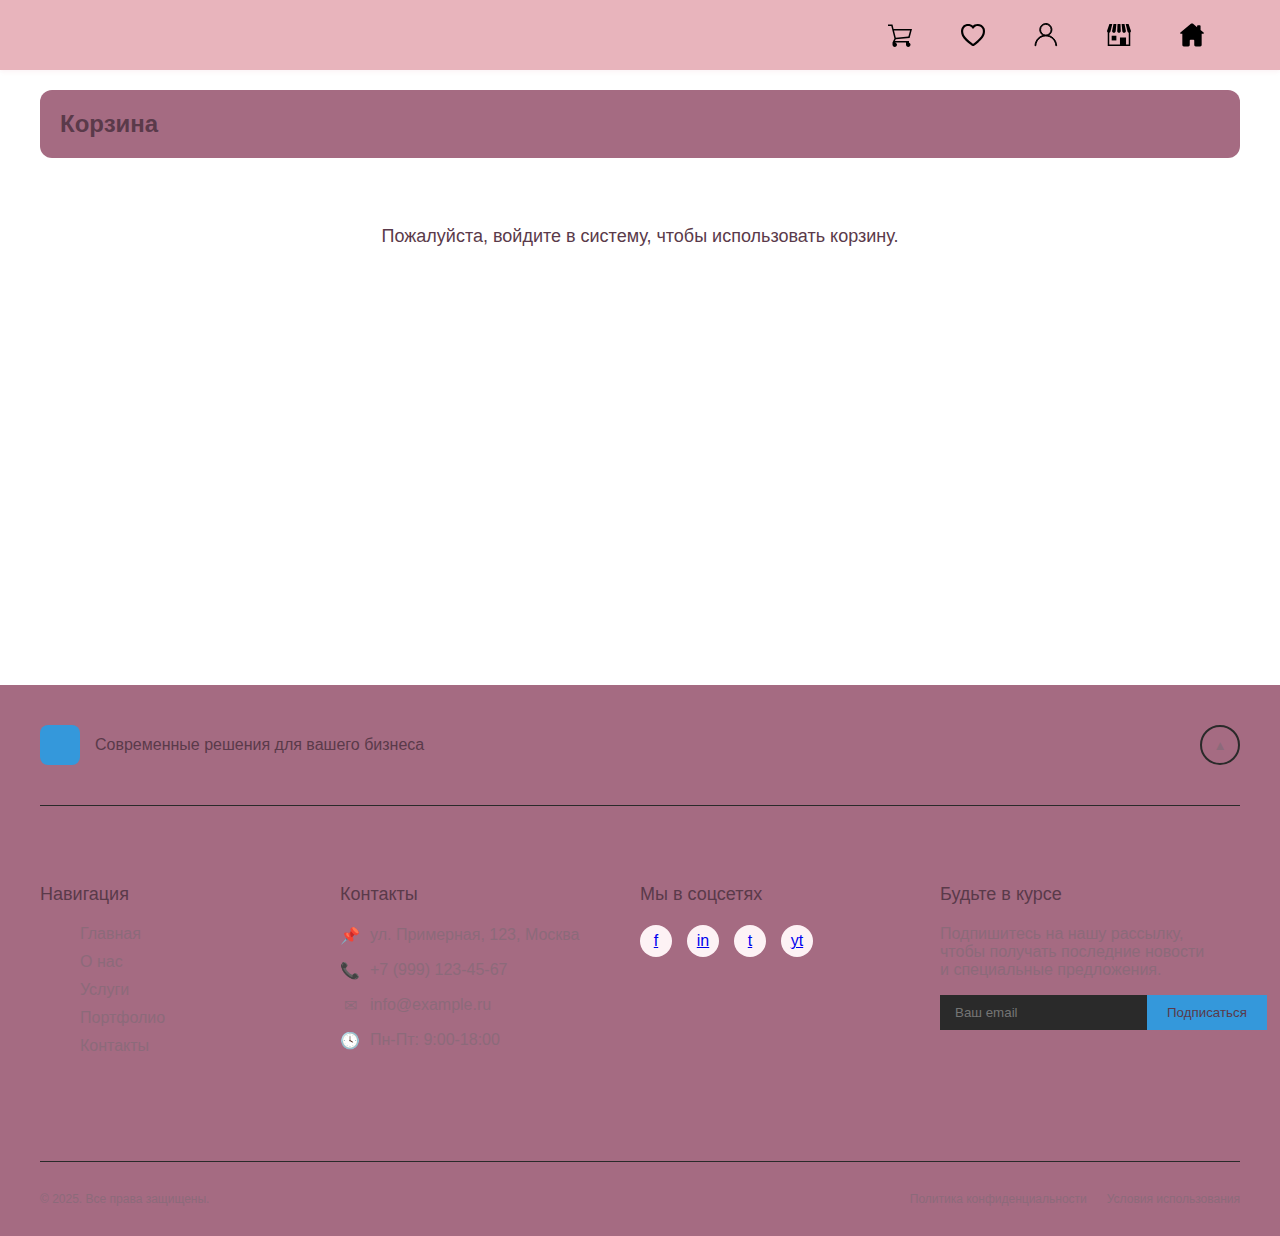
<file: basket.html>
<!DOCTYPE html>
<html lang="en">
  <head>
    <meta charset="UTF-8" />
    <meta name="viewport" content="width=device-width, initial-scale=1.0" />
    <title>Корзина</title>
    <link rel="stylesheet" href="style/style_basket.css" />
    <link rel="stylesheet" href="style/main_style/main.css" />
    <link rel="stylesheet" href="style/main_style/header.css" />
    <link rel="stylesheet" href="style/main_style/footer.css" />
  </head>

  <body>
    <header>
      <div class="auth-buttons" id="authButtons">
        <!-- Сюда будет вставлен контент через JavaScript -->
      </div>

      <nav>
        <a href="basket.html"><img src="img_sait/header/icon_basket.svg" /></a>
        <a href="favourite.html">
          <img src="img_sait/header/icon_favourite.svg" />
        </a>
        <a href="office.html"><img src="img_sait/header/icon_office.svg" /></a>
        <a href="review.html"><img src="img_sait/header/icon_review.svg" /></a>
        <a href="index.html"><img src="img_sait/header/icon_home.svg" /></a>
      </nav>
    </header>

    <main class="cart-container">
      <div class="cart-header frame">
        <h1>Корзина</h1>
      </div>

      <div class="main-cart">
        <div class="list-items">
          <div class="cart-items" id="cart-items-container"></div>
        </div>

        <div class="cart-summary frame">
          <div class="button-checkout">
            <button class="checkout">Перейти к оформлению</button>
            <p class="">
              Доступные способы и время доставки можно выбрать при оформлении
              заказа
            </p>
          </div>

          <div class="total">
            <div>
              <h3 class="basket">Ваша корзина</h3>
              <p class="product" id="col">0 товаров</p>
            </div>

            <div>
              <p class="product">Товары на сумму</p>
              <h3 class="basket" id="price_ALL">0 ₽</h3>
            </div>
          </div>
        </div>
      </div>
    </main>

    <footer>
      <div class="footer-container">
        <div class="footer-top">
          <div class="footer-logo">
            <div class="logo-placeholder"></div>
            <div class="footer-slogan">
              Современные решения для вашего бизнеса
            </div>
          </div>
          <div class="footer-top-right">
            <button class="btn-top" aria-label="Прокрутить вверх">
              &#9650;
            </button>
          </div>
        </div>

        <div class="footer-main">
          <div class="footer-column footer-nav">
            <h3>Навигация</h3>
            <ul>
              <li><a href="#">Главная</a></li>
              <li><a href="#">О нас</a></li>
              <li><a href="#">Услуги</a></li>
              <li><a href="#">Портфолио</a></li>
              <li><a href="#">Контакты</a></li>
            </ul>
          </div>

          <div class="footer-column">
            <h3>Контакты</h3>
            <div class="contact-item">
              <div class="contact-icon">&#128204;</div>
              <span>ул. Примерная, 123, Москва</span>
            </div>
            <div class="contact-item">
              <div class="contact-icon">&#128222;</div>
              <span>+7 (999) 123-45-67</span>
            </div>
            <div class="contact-item">
              <div class="contact-icon">&#9993;</div>
              <span>info@example.ru</span>
            </div>
            <div class="contact-item">
              <div class="contact-icon">&#128339;</div>
              <span>Пн-Пт: 9:00-18:00</span>
            </div>
          </div>

          <div class="footer-column">
            <h3>Мы в соцсетях</h3>
            <div class="social-icons">
              <a href="#" class="social-icon facebook" aria-label="Facebook"
                >f</a
              >
              <a href="#" class="social-icon instagram" aria-label="Instagram"
                >in</a
              >
              <a href="#" class="social-icon twitter" aria-label="Twitter">t</a>
              <a href="#" class="social-icon youtube" aria-label="YouTube"
                >yt</a
              >
            </div>
          </div>

          <div class="footer-column">
            <h3>Будьте в курсе</h3>
            <p>
              Подпишитесь на нашу рассылку, чтобы получать последние новости и
              специальные предложения.
            </p>
            <div class="subscription-form">
              <div class="form-input">
                <input
                  type="email"
                  placeholder="Ваш email"
                  aria-label="Ваш email"
                />
                <button type="submit">Подписаться</button>
              </div>
            </div>
          </div>
        </div>

        <div class="footer-bottom">
          <div class="copyright">© 2025. Все права защищены.</div>
          <div class="legal-links">
            <a href="#">Политика конфиденциальности</a>
            <a href="#">Условия использования</a>
          </div>
        </div>
      </div>
    </footer>

    <script src="js/main_js/main.js"></script>
    <script src="js/main_js/footer.js"></script>
    
    <script src="js/basket.js"></script>
  </body>
</html>
</file>
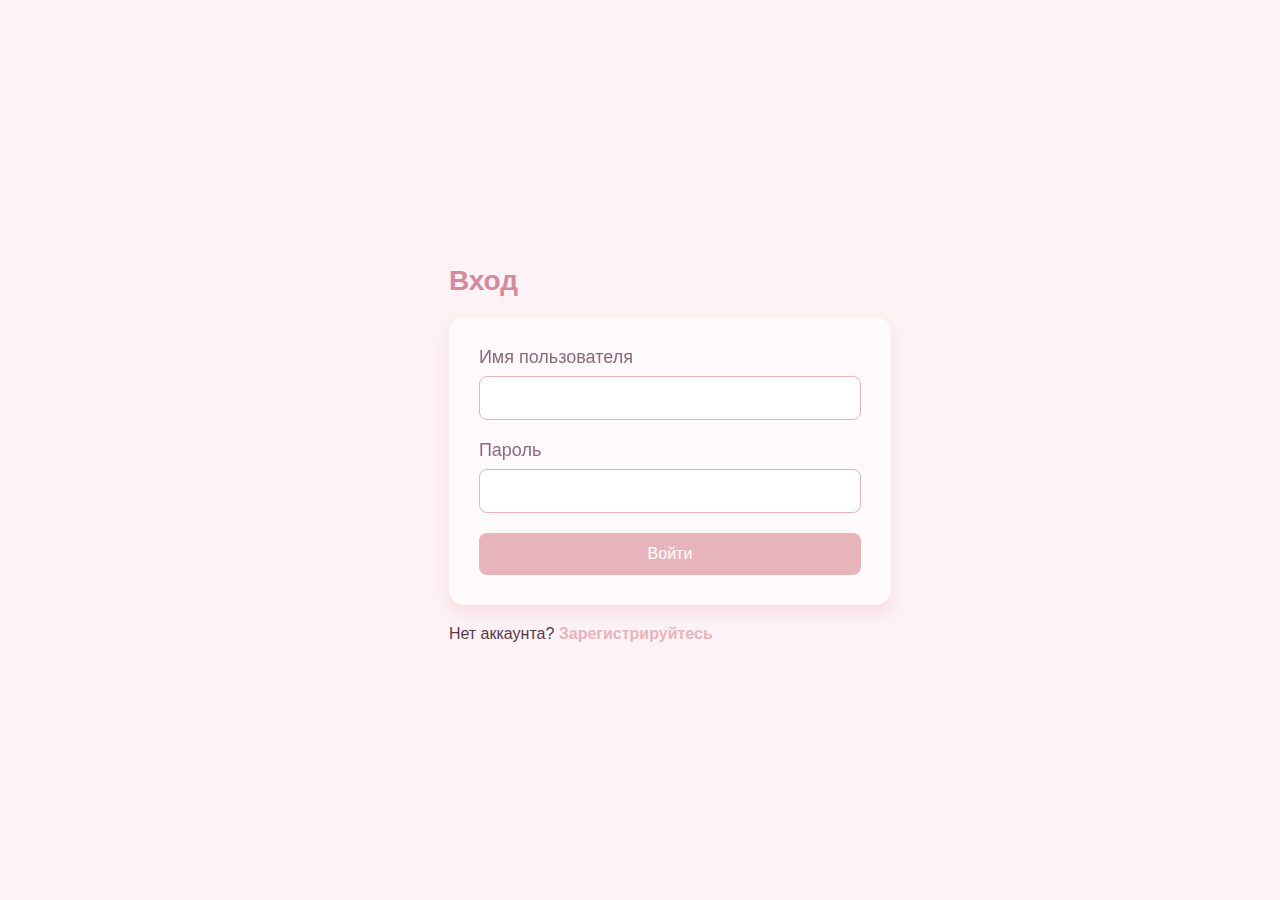
<file: login.html>
<!DOCTYPE html>
<html lang="ru">
  <head>
    <meta charset="UTF-8" />
    <title>Вход</title>
    <link rel="stylesheet" href="style/style_form.css" />
    <link rel="stylesheet" href="style/modal_window/style_alert_wodal.css" />
  </head>
  <body>
    <div class="form-container">
      <h2>Вход</h2>
      <form id="login-form">
        <label for="username">Имя пользователя</label>
        <input type="text" name="username" id="username" required />

        <label for="password">Пароль</label>
        <input type="password" name="password" id="password" required />

        <button type="submit">Войти</button>
      </form>
      <p>Нет аккаунта? <a href="register.html">Зарегистрируйтесь</a></p>
    </div>

    <script src="js/auth/login.js"></script>
    <script src="js/alert_auth.js"></script>
  </body>
</html>
</file>
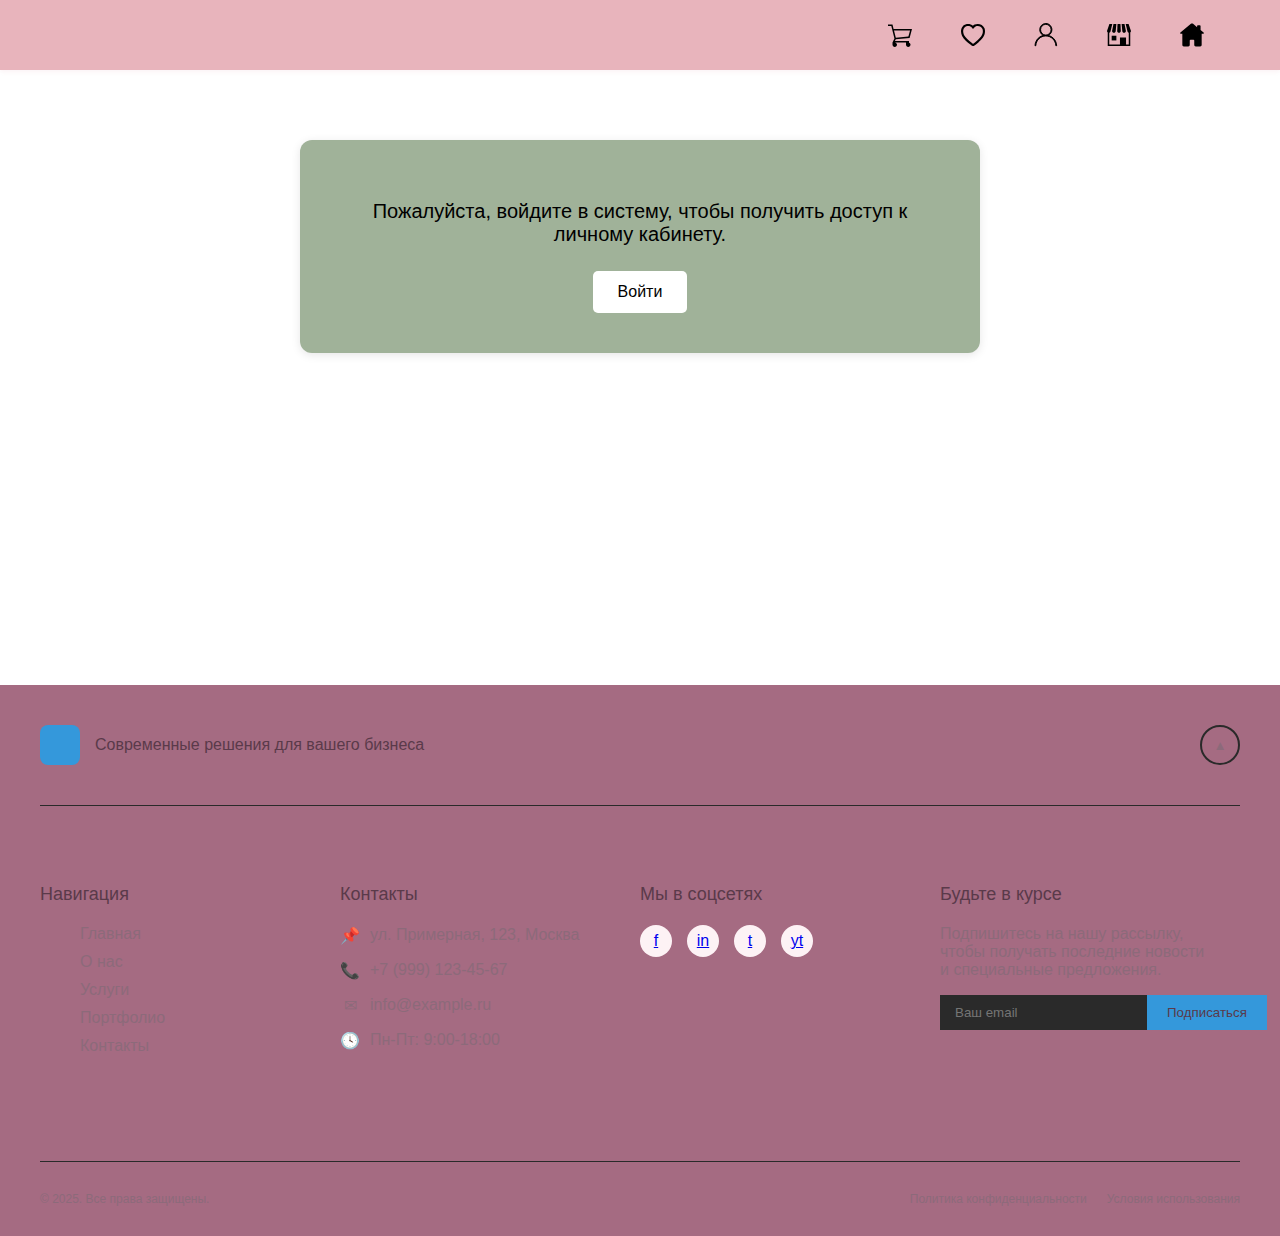
<file: office.html>
<!DOCTYPE html>
<html lang="en">
  <head>
    <meta charset="UTF-8" />
    <meta name="viewport" content="width=device-width, initial-scale=1.0" />
    <title>Личный аккаунт</title>
    <link rel="stylesheet" href="style/style_office.css" />
    <link rel="stylesheet" href="style/main_style/main.css" />
    <link rel="stylesheet" href="style/main_style/header.css" />
    <link rel="stylesheet" href="style/main_style/footer.css" />
  </head>

  <body>
    <header>
      <div class="auth-buttons" id="authButtons">
        <!-- Сюда будет вставлен контент через JavaScript -->
      </div>

      <nav>
        <a href="basket.html"><img src="img_sait/header/icon_basket.svg" /></a>
        <a href="favourite.html">
          <img src="img_sait/header/icon_favourite.svg" />
        </a>
        <a href="office.html"><img src="img_sait/header/icon_office.svg" /></a>
        <a href="review.html"><img src="img_sait/header/icon_review.svg" /></a>
        <a href="index.html"><img src="img_sait/header/icon_home.svg" /></a>
      </nav>
    </header>

    <main class="cart-container">
      <div class="main-info">
        <img src="" id="userAvatar" />

        <h2 class="">
          <span id="UserName">Имя</span>
          <a href="#" id="editProfile">Изменить профиль</a>
        </h2>

        <div class="frame">
          <div class="info">
            <h3>Личная информация</h3>
            <a href="review.html">Главная</a>
            <a href="#">Наша карта</a>
            <a href="#">Способ оплаты</a>
          </div>

          <div class="info">
            <h3>Заказы</h3>
            <a href="basket.html">Моя корзина</a>
            <a href="#">Мои заказы</a>
            <a href="#">Мои возвраты</a>
          </div>

          <div class="info">
            <h3>Безопасность</h3>
            <button id="changePasswordBtn">Изменить пароль</button>
          </div>
        </div>
      </div>

      <div class="main-cart">
        <h2>Купленные недавно</h2>

        <div class="buy-cart frame" id="">
          <!-- В процессе -->
          Пусто
        </div>

        <h2>Финансы</h2>

        <div class="cart-bank frame">
          <div>
            <img src="img_sait/image_office.png" />
            <div class="cart-bank-info">
              <p>Наша карта</p>
              <h3>0 ₽</h3>
            </div>
          </div>

          <a href="#">Пополнить</a>
        </div>
      </div>
    </main>

    <footer>
      <div class="footer-container">
        <div class="footer-top">
          <div class="footer-logo">
            <div class="logo-placeholder"></div>
            <div class="footer-slogan">
              Современные решения для вашего бизнеса
            </div>
          </div>
          <div class="footer-top-right">
            <button class="btn-top" aria-label="Прокрутить вверх">
              &#9650;
            </button>
          </div>
        </div>

        <div class="footer-main">
          <div class="footer-column footer-nav">
            <h3>Навигация</h3>
            <ul>
              <li><a href="#">Главная</a></li>
              <li><a href="#">О нас</a></li>
              <li><a href="#">Услуги</a></li>
              <li><a href="#">Портфолио</a></li>
              <li><a href="#">Контакты</a></li>
            </ul>
          </div>

          <div class="footer-column">
            <h3>Контакты</h3>
            <div class="contact-item">
              <div class="contact-icon">&#128204;</div>
              <span>ул. Примерная, 123, Москва</span>
            </div>
            <div class="contact-item">
              <div class="contact-icon">&#128222;</div>
              <span>+7 (999) 123-45-67</span>
            </div>
            <div class="contact-item">
              <div class="contact-icon">&#9993;</div>
              <span>info@example.ru</span>
            </div>
            <div class="contact-item">
              <div class="contact-icon">&#128339;</div>
              <span>Пн-Пт: 9:00-18:00</span>
            </div>
          </div>

          <div class="footer-column">
            <h3>Мы в соцсетях</h3>
            <div class="social-icons">
              <a href="#" class="social-icon facebook" aria-label="Facebook"
                >f</a
              >
              <a href="#" class="social-icon instagram" aria-label="Instagram"
                >in</a
              >
              <a href="#" class="social-icon twitter" aria-label="Twitter">t</a>
              <a href="#" class="social-icon youtube" aria-label="YouTube"
                >yt</a
              >
            </div>
          </div>

          <div class="footer-column">
            <h3>Будьте в курсе</h3>
            <p>
              Подпишитесь на нашу рассылку, чтобы получать последние новости и
              специальные предложения.
            </p>
            <div class="subscription-form">
              <div class="form-input">
                <input
                  type="email"
                  placeholder="Ваш email"
                  aria-label="Ваш email"
                />
                <button type="submit">Подписаться</button>
              </div>
            </div>
          </div>
        </div>

        <div class="footer-bottom">
          <div class="copyright">© 2025. Все права защищены.</div>
          <div class="legal-links">
            <a href="#">Политика конфиденциальности</a>
            <a href="#">Условия использования</a>
          </div>
        </div>
      </div>
    </footer>

    <!-- Модальное окно для изменения пароля -->
    <div id="passwordModal" class="modal">
      <div class="modal-content frame">
        <span class="close">&times;</span>
        <h2>Изменение пароля</h2>
        <form id="passwordForm">
          <input
            type="password"
            id="oldPassword"
            placeholder="Текущий пароль"
            required
          />
          <input
            type="password"
            id="newPassword"
            placeholder="Новый пароль"
            required
          />
          <input
            type="password"
            id="confirmPassword"
            placeholder="Подтвердите новый пароль"
            required
          />
          <button type="submit">Сохранить изменения</button>
        </form>
      </div>
    </div>
  </body>

  <script src="js/main_js/main.js"></script>
  <script src="js/main_js/footer.js"></script>

  <script src="js/office.js"></script>
</html>
</file>
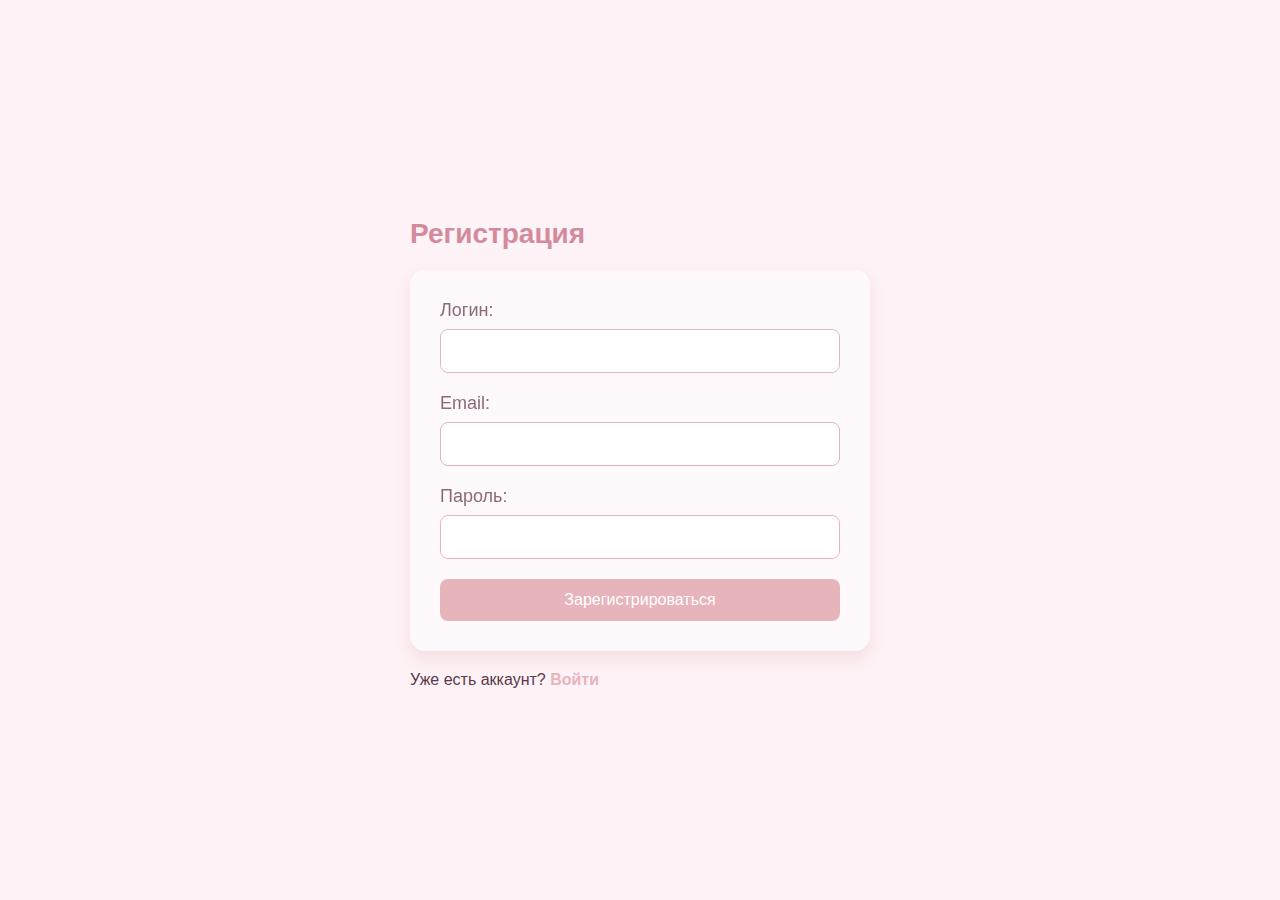
<file: register.html>
<!DOCTYPE html>
<html lang="ru">
  <head>
    <meta charset="UTF-8" />
    <title>Регистрация</title>
    <link rel="stylesheet" href="style/style_form.css" />
    <link rel="stylesheet" href="style/modal_window/style_alert_wodal.css" />
  </head>
  <body>
    <div class="form-container">
      <h2>Регистрация</h2>
      <form id="register-form">
        <label for="username">Логин:</label>
        <input type="text" id="username" name="username" required />

        <label for="email">Email:</label>
        <input type="email" id="email" name="email" required />

        <label for="password">Пароль:</label>
        <input type="password" id="password" name="password" required />

        <button type="submit">Зарегистрироваться</button>
      </form>
      <p>Уже есть аккаунт? <a href="login.html">Войти</a></p>
    </div>

    <script src="js/auth/register.js"></script>
    <script src="js/alert_auth.js"></script>
  </body>
</html>
</file>
<file: style/style_basket.css>
@import url("main_style/variables.css");

.frame {
  padding: 20px;
  background: var(--color-accent);
  border-radius: 12px;
}

.cart-container {
  max-width: 1200px;
  padding: 20px;
  margin: 0 auto;
}

.cart-header {
  display: flex;
  justify-content: space-between;
  align-items: center;
  margin-bottom: 20px;
}

.cart-header > h1 {
  font-size: 24px;
  margin: 0;
  color: var(--color-text);
}

.main-cart {
  display: flex;
  flex-direction: row;
  gap: 15px;
}

.list-items {
  display: flex;
  flex-direction: column;
  gap: 15px;
  width: 100%;
}

.menu-items {
  display: flex;
  align-items: center;
  justify-content: space-between;
  min-height: 48px;
  padding: 0 16px;
  position: relative;
}

.checkbox-btn {
  display: flex;
  flex-direction: row;
  align-items: center;
  justify-content: center;
  gap: 4px;
}

.delete-items {
  cursor: pointer;
  color: var(--color-error);
  border: none;
  background-color: inherit;
}

.delete-items > p {
  font-size: 14px;
  font-weight: 500;
  letter-spacing: 0.2px;
  line-height: 20px;
}

.share-list {
  display: flex;
  align-items: center;
  gap: 4px;
  height: 30px;
  white-space: nowrap;
  width: 100%;
  border: none;
  background: rgba(var(--color-primary-rgb), 0.08);
  color: var(--color-primary);
  border-radius: 8px;
}

.cart-items {
  display: flex;
  flex-direction: column;
  gap: 15px;
}

.cart-item {
  display: flex;
  align-items: center;
  justify-content: space-between;
  border: 1px solid var(--color-border);
  padding: 10px;
  border-radius: 8px;
  background: var(--color-bg-secondary);
}

.cart-item img {
  width: 80px;
  height: 80px;
  object-fit: cover;
  border-radius: 8px;
}

.cart-item-details {
  flex: 1;
  margin-left: 15px;
}

.cart-item-title {
  font-size: 16px;
  margin: 0 0 5px 0;
  color: var(--color-text);
}

.cart-item-price {
  display: flex;
  flex-direction: row;
  align-items: center;
  gap: 4px;
  color: var(--color-text-secondary);
}

.cart-actions {
  display: flex;
  align-items: center;
  gap: 10px;
}

.cart-actions button {
  background: var(--color-success);
  color: var(--color-text-light);
  border: none;
  padding: 5px 10px;
  border-radius: 5px;
  cursor: pointer;
  font-size: 14px;
}

.cart-summary {
  display: flex;
  flex-direction: column;
  align-items: center;
  height: min-content;
  background: var(--color-bg-secondary);
  padding: 15px;
  border-radius: 8px;
}

.button-checkout {
  display: flex;
  flex-direction: column;
  border-bottom: 1px solid var(--color-border);
  padding-bottom: 15px;
  margin-bottom: 15px;
  width: 100%;
}

.checkout {
  background: var(--color-bg-secondary);
  color: var(--color-text);
  border: 1px solid var(--color-primary);
  padding: 10px 20px;
  border-radius: 5px;
  font-size: 16px;
  cursor: pointer;
  transition: background-color 0.3s;
}

.checkout:hover {
  background: var(--color-primary);
  color: var(--color-text-light);
}

.button-checkout > p {
  font-size: 13px;
  line-height: 18px;
  color: var(--color-text-secondary);
}

.total {
  display: flex;
  flex-direction: column;
  width: 100%;
}

.total > div:not(.card) {
  display: flex;
  align-items: center;
  justify-content: space-between;
  gap: 8px;
}

.basket {
  color: var(--color-text);
  font-size: 20px;
  font-weight: 700;
  line-height: 1.4em;
}

.product {
  color: var(--color-text-secondary);
  font-size: 14px;
  line-height: 1.29em;
}

.available-items {
  display: flex;
  flex-direction: column;
  gap: 12px;
}

.item-checkbox {
  margin-right: 8px;
}

.auth-message {
  text-align: center;
  padding: 20px;
  font-size: 18px;
  margin: 10px auto;
  background: var(--color-bg-secondary);
  border-radius: 8px;
}

.auth-message p {
  margin-bottom: 15px;
  color: var(--color-text);
}

@media (max-width: 680px) {
  .main-cart {
    flex-direction: column-reverse;
  }
}
</file>
<file: style/main_style/main.css>
@import url("variables.css");

html,
body {
  font-family: "Inter", sans-serif;
  margin: 0;
  padding: 0;
  background-image: url("https://www.transparenttextures.com/patterns/flowers.png");
}

main {
  min-height: calc(100vh - 325px);
}
</file>
<file: style/main_style/header.css>
@import url("variables.css");

header {
  display: flex;
  align-items: center;
  justify-content: space-between;
  background-color: var(--color-primary);
  box-shadow: var(--shadow-sm);
  padding: 15px 5%;
  position: relative;

  /* Стили для кнопки меню */
  .menu-toggle {
    display: none;
    background: none;
    border: none;
    cursor: pointer;
    padding: 10px;
    z-index: 1001;
  }

  .menu-toggle img {
    width: 28px;
    height: 28px;
    filter: brightness(0) invert(1);
  }

  /* Основное меню */
  nav {
    display: flex;
    gap: 25px;
    transition: transform 0.4s ease;

    a {
      display: flex;
      flex-direction: column;
      align-items: center;
      gap: 5px;
      color: var(--color-text-light);
      transition: all 0.2s ease;
      text-decoration: none;
      padding: 8px 12px;
      border-radius: 8px;

      img {
        width: 24px;
        height: 24px;
        transition: transform 0.3s ease;
      }

      span {
        font-size: 12px;
        opacity: 0.9;
      }
    }

    a:hover {
      background-color: var(--sakura-color);

      img {
        transform: translateY(-3px);
      }
    }
  }

  /* Стили для блока авторизации */
  .auth-buttons {
    display: flex;
    align-items: center;
    gap: 15px;
    position: relative;
  }

  /* Общие стили для всех кнопок/ссылок в блоке авторизации */
  .auth-buttons > * {
    color: var(--color-text-light);
    text-decoration: none;
    font-size: 14px;
    transition: all 0.3s ease;
    padding: 8px 15px;
    border-radius: 20px;
    border-color: var(--color-text-light);
  }

  /* Стили для кнопок входа и регистрации */
  .auth-button {
    font-weight: 500;
  }

  .login-btn {
    background-color: transparent;
    color: var(--color-text-light);
    border: 1px solid var(--color-text-light);
  }

  .login-btn:hover {
    background-color: rgba(255, 255, 255, 0.1);
  }

  .register-btn {
    background-color: var(--color-accent);
    color: var(--color-secondary);
    border-color: var(--color-accent);
  }

  .register-btn:hover {
    background-color: var(--color-primary-light);
  }

  /* Стили для отображения авторизованного пользователя */
  .auth-buttons span {
    font-weight: 500;
    padding: 8px 0;
  }

  .auth-buttons a[href="php/logout.php"] {
    background-color: rgba(255, 255, 255, 0.1);
    border: 1px solid rgba(255, 255, 255, 0.2);
  }

  .auth-buttons a[href="php/logout.php"]:hover {
    background-color: rgba(255, 255, 255, 0.2);
  }

  /* Стили для админ-ссылки */
  .admin-link {
    background-color: var(--color-warning);
    color: var(--color-secondary);
    font-weight: 600;
    border-radius: 20px;
    padding: 8px 15px;
    margin-right: 10px;
    border: none;
  }

  .admin-link:hover {
    background-color: var(--color-warning);
    opacity: 0.9;
    text-decoration: none;
  }

  /* Адаптивные стили */
  @media (max-width: 768px) {
    .auth-buttons {
      gap: 10px;
    }

    .auth-buttons > * {
      padding: 6px 12px;
      font-size: 13px;
    }

    .admin-link {
      margin-right: 5px;
      padding: 6px 10px;
    }
  }

  @media (max-width: 480px) {
    .auth-buttons {
      flex-direction: column;
      gap: 8px;
      align-items: flex-end;
    }

    .auth-buttons > * {
      width: 100%;
      text-align: center;
    }
  }

  /* Стили для мобильного меню */
  @media (max-width: 768px) {
    .menu-toggle {
      display: block;
      order: 1;
    }

    nav {
      position: absolute;
      top: 100%;
      right: -100%;
      width: 100%;
      height: auto;
      background-color: var(--color-primary);
      flex-direction: column;
      align-items: center;
      justify-content: flex-start;
      gap: 15px;
      box-shadow: 0 8px 16px rgba(0, 0, 0, 0.2);
      z-index: 1000;
      padding: 20px 0;
      border-radius: 0 0 8px 8px;
      max-height: 0;
      overflow: hidden;
      transition: all 0.4s ease;
    }

    nav.active {
      right: 0;
      max-height: 500px;
      padding: 20px 0;
    }

    nav a {
      width: 100%;
      text-align: center;
      padding: 12px 0;
      border-radius: 0;
    }

    .overlay {
      display: none;
    }

    .auth-buttons {
      order: 2;
      margin-left: auto;
    }
  }
}
</file>
<file: style/main_style/footer.css>
@import url("variables.css");

footer {
  background-color: var(--color-accent);
  color: var(--color-text);
}

.footer-container {
  max-width: 1200px;
  margin: 0 auto;
  padding: 0 20px;
}

/* Верхняя секция подвала */
.footer-top {
  padding: 40px 0;
  display: flex;
  justify-content: space-between;
  align-items: center;
  border-bottom: 1px solid #2a2a2a;
}

.footer-logo {
  display: flex;
  align-items: center;
}

.logo-placeholder {
  width: 40px;
  height: 40px;
  background-color: #3498db;
  border-radius: 8px;
  margin-right: 15px;
}

.footer-slogan {
  font-size: 16px;
  color: var(--color-text);
}

.footer-top-right {
  cursor: pointer;
}

.btn-top {
  background-color: transparent;
  border: 2px solid #2a2a2a;
  color: var(--color-text-secondary);
  width: 40px;
  height: 40px;
  border-radius: 50%;
  display: flex;
  align-items: center;
  justify-content: center;
  transition: all 0.3s ease;
}

.btn-top:hover {
  background-color: #3498db;
  border-color: #3498db;
}

/* Основная секция подвала */
.footer-main {
  padding: 60px 0;
  display: flex;
  flex-wrap: wrap;
  justify-content: space-between;
  border-bottom: 1px solid #2a2a2a;
}

.footer-column {
  flex: 1;
  min-width: 200px;
  margin-bottom: 30px;
  padding-right: 30px;
}

.footer-column h3 {
  font-size: 18px;
  font-weight: 500;
  margin-bottom: 20px;
  color: var(--color-text);
}

.footer-column p {
  color: var(--color-text-secondary);
}

.footer-nav ul {
  list-style: none;
}

.footer-nav li {
  margin-bottom: 10px;
}

.footer-nav a {
  color: var(--color-text-secondary);
  text-decoration: none;
  transition: color 0.3s ease;
}

.footer-nav a:hover {
  color: var(--color-hover);
}

/* Контактная информация */
.contact-item {
  display: flex;
  align-items: center;
  margin-bottom: 15px;
  color: var(--color-text-secondary);
}

.contact-icon {
  width: 20px;
  height: 20px;
  margin-right: 10px;
  display: flex;
  align-items: center;
  justify-content: center;
}

/* Социальные сети */
.social-icons {
  display: flex;
  flex-wrap: wrap;
  gap: 15px;
  margin-top: 15px;
}

.social-icon {
  width: 32px;
  height: 32px;
  border-radius: 50%;
  background-color: var(--color-bg);
  display: flex;
  align-items: center;
  justify-content: center;
  transition: all 0.3s ease;
}

.social-icon:hover {
  transform: scale(1.1);
}

.facebook:hover {
  background-color: #1877f2;
}

.instagram:hover {
  background: linear-gradient(
    45deg,
    #405de6,
    #5851db,
    #833ab4,
    #c13584,
    #e1306c,
    #fd1d1d
  );
}

.twitter:hover {
  background-color: #1da1f2;
}

.youtube:hover {
  background-color: #ff0000;
}

/* Форма подписки */
.subscription-form {
  margin-top: 15px;
}

.form-input {
  display: flex;
  margin-top: 15px;
}

.form-input input {
  padding: 10px 15px;
  border: none;
  background-color: #2a2a2a;
  color: var(--color-text-light);
  flex-grow: 1;
  font-family: "Roboto", sans-serif;
}

.form-input input:focus {
  outline: 1px solid #3498db;
}

.form-input button {
  padding: 10px 20px;
  background-color: #3498db;
  border: none;
  color: var(--color-text);
  cursor: pointer;
  transition: background-color 0.3s ease;
}

.form-input button:hover {
  background-color: var(--color-hover);
}

/* Нижняя секция подвала */
.footer-bottom {
  padding: 30px 0;
  display: flex;
  justify-content: space-between;
  align-items: center;
  flex-wrap: wrap;
}

.copyright {
  color: var(--color-text-secondary);
  font-size: 12px;
}

.legal-links {
  display: flex;
  gap: 20px;
}

.legal-links a {
  color: var(--color-text-secondary);
  text-decoration: none;
  font-size: 12px;
  transition: color 0.3s ease;
}

.legal-links a:hover {
  color: var(--color-hover);
}

/* Адаптивный дизайн */
@media (max-width: 992px) {
  .footer-main {
    flex-wrap: wrap;
  }

  .footer-column {
    flex-basis: 45%;
    margin-bottom: 30px;
  }
}

@media (max-width: 768px) {
  .footer-top {
    flex-direction: column;
    align-items: center;
    text-align: center;
    gap: 20px;
  }

  .footer-column {
    flex-basis: 100%;
    text-align: center;
    padding-right: 0;
  }

  .contact-item {
    justify-content: center;
  }

  .social-icons {
    justify-content: center;
  }

  .footer-bottom {
    flex-direction: column;
    gap: 15px;
    text-align: center;
  }

  .btn-top {
    margin-top: 20px;
  }
}
</file>
<file: style/style_form.css>
@import url('main_style/variables.css');

body {
  font-family: "Inter", sans-serif;
  background-color: var(--color-bg);
  margin: 0;
  padding: 0;
  display: flex;
  flex-direction: column;
  justify-content: center;
  align-items: center;
  height: 100vh;
  background-image: url("https://www.transparenttextures.com/patterns/flowers.png");
}

form {
  background-color: rgba(255, 255, 255, 0.5);
  padding: 30px;
  border-radius: 15px;
  box-shadow: var(--shadow-lg);
  max-width: 400px;
  width: 100%;
  text-align: center;
  backdrop-filter: blur(5px);
}

h2 {
  color: var(--color-secondary);
  margin-bottom: 20px;
  font-size: 28px;
}

label {
  display: block;
  margin-bottom: 8px;
  color: var(--color-text-secondary);
  font-size: 18px;
  text-align: left;
}

input[type="text"],
input[type="password"],
input[type="email"] {
  width: 100%;
  padding: 12px;
  margin-bottom: 20px;
  border: 1px solid var(--color-border);
  border-radius: 8px;
  font-size: 16px;
  box-sizing: border-box;
  background-color: var(--color-bg-secondary);
}

input[type="text"]:focus,
input[type="password"]:focus,
input[type="email"]:focus {
  border-color: var(--color-secondary);
  outline: none;
}

button {
  background-color: var(--color-primary);
  color: var(--color-text-light);
  padding: 12px 20px;
  border: none;
  border-radius: 8px;
  font-size: 16px;
  cursor: pointer;
  width: 100%;
  transition: background-color 0.3s ease;
}

button:hover {
  background-color: var(--color-secondary);
}

p {
  margin-top: 20px;
  color: var(--color-text);
  font-size: 16px;
}

a {
  color: var(--color-primary);
  text-decoration: none;
  font-weight: bold;
}

a:hover {
  text-decoration: underline;
  color: var(--color-secondary);
}
</file>
<file: style/modal_window/style_alert_wodal.css>
.alert-modal {
  position: fixed;
  top: 0;
  left: 0;
  width: 100%;
  height: 100%;
  background-color: rgba(0, 0, 0, 0.5);
  opacity: 0;
  visibility: hidden;
  transition: opacity 0.3s ease-out, visibility 0.3s ease-out;
}

.alert-modal.active {
  opacity: 1;
  visibility: visible;
}

.alert-modal__content {
  margin: 0 auto;
  background-color: white;
  padding: 25px;
  border-radius: 12px;
  width: max-content;
  text-align: center;
  box-shadow: 0 5px 15px rgba(0, 0, 0, 0.5);
  transform: translateY(-100px);
  transition: transform 0.3s ease-out;
}

.alert-modal.active .alert-modal__content {
  transform: translateY(0);
}

.alert-modal.hiding {
  opacity: 0;
}

.alert-modal.hiding .alert-modal__content {
  transform: translateY(-100px);
}

.alert-modal__title {
  margin-top: 0;
  color: #333;
  font-size: 24px;
}

.alert-modal__text {
  color: #666;
  margin-bottom: 20px;
  font-size: 16px;
}

.alert-modal__button {
  padding: 10px 20px;
  background: #4caf50;
  color: white;
  border: none;
  border-radius: 6px;
  cursor: pointer;
  font-size: 16px;
  transition: background 0.3s;
}

.alert-modal__button:hover {
  background: #45a049;
}
</file>
<file: style/style_office.css>
.frame {
  padding: 20px;
  background: #a0b299;
  border-radius: 12px;
}

.cart-container {
  max-width: 1200px;
  margin: 0 auto;
  padding: 20px;
  display: flex;
  flex-direction: row;
  gap: 20px;
  justify-content: center;
}

.main-info,
.main-cart {
  display: flex;
  flex-direction: column;
  gap: 8px;
  height: min-content;
}

.main-info > img {
  margin: 0 auto;
  width: 150px;
  height: 150px;
  border-radius: 9999px;
  background-color: #a0b299;
}

.main-info > h2 {
  display: flex;
  flex-direction: column;
  text-align: center;
  font-size: 24px;
}

.main-info > h2 > a {
  text-align: center;
  text-decoration: none;
  color: #000000;
  font-size: 16px;
}

.info {
  display: flex;
  flex-direction: column;
  gap: 12px;
  margin: 12px 0;
}

.info > h3 {
  margin: 0;
  font-size: 20px;
  font-weight: 600;
}

.info > a {
  font-size: 14px;
  font-weight: 400;
  text-decoration: none;
  color: #686868;
}

#changePasswordBtn {
  width: 100%;
  margin: 10px 0;
  padding: 10px;
  border: none;
  background: #ffffff;
  cursor: pointer;
  border-radius: 12px;
  font-size: 14px;
  font-weight: bold;
}

.main-cart > h2 {
  font-size: 24px;
  margin: 10px;
}

.buy-cart {
  display: flex;
  flex-wrap: wrap;
  flex-direction: row;
  gap: 20px;
}

.buy-cart > div {
  display: flex;
  flex-direction: row;
  gap: 12px;
  align-items: center;
  box-shadow: 0 0 20px rgba(0, 0, 0, 0.3);
  border-radius: 12px;
  padding: 10px 20px;
  flex-shrink: 0;
}

.buy-cart > div > img {
  width: 100px;
}

.cart-bank {
  display: flex;
  flex-direction: column;
  gap: 16px;
  align-items: center;
  width: 180px;
  box-shadow: 0 0 20px rgba(0, 0, 0, 0.3);
  border-radius: 12px;
  padding: 10px 20px;
}

.cart-bank > div {
  display: flex;
  flex-direction: row;
  gap: 12px;
}

.cart-bank > div > img {
  width: 48px;
  height: 48px;
}

.cart-bank-info {
  display: flex;
  flex-direction: column;
  gap: 12px;
}

.cart-bank-info > p {
  margin: 0;
  font-size: 18px;
}

.cart-bank-info > h3 {
  margin: 0;
}

.cart-bank > a {
  text-wrap: nowrap;
  text-decoration: none;
  padding: 10px 20px;
  border-radius: 12px;
  background-color: #ffffff;
  color: #000000;
}

.auth-message {
  text-align: center;
  padding: 40px;
  font-size: 18px;
  max-width: 600px;
  height: min-content;
  margin: 50px auto;
  box-shadow: 0 2px 10px rgba(0, 0, 0, 0.1);
}

.auth-message p {
  margin-bottom: 25px;
  font-size: 20px;
  color: #000000;
}

.login-link {
  display: inline-block;
  padding: 12px 25px;
  background-color: #ffffff;
  color: rgb(0, 0, 0);
  text-decoration: none;
  border-radius: 5px;
  transition: background-color 0.3s;
  font-size: 16px;
}

.login-link:hover {
  background-color: rgb(223, 255, 220);
}

/* Стили для модального окна */
.modal {
  display: none;
  position: fixed;
  top: 0;
  left: 0;
  width: 100%;
  height: 100%;
  background: rgba(0, 0, 0, 0.5);
  justify-content: center;
  align-items: center;
}

.modal-content {
  position: relative;
  text-align: center;
  margin: 40% auto;
  width: 90%;
  max-width: 400px;
  box-shadow: 0 4px 8px rgba(0, 0, 0, 0.2);
  animation: modalopen 0.5s;
}

@keyframes modalopen {
  from {
    opacity: 0;
    transform: translateY(-100%);
  }
  to {
    opacity: 1;
    transform: translateY(0);
  }
}

.close {
  position: absolute;
  text-align: center;
  top: 12px;
  right: 12px;
  font-size: 24px;
  cursor: pointer;
  padding: 5px;
  width: 28px;
  background-color: #ffffff;
  border-radius: 99px;
}

.modal-content > button {
  padding: 10px 20px;
  background-color: #ff4c4c;
  border: none;
  border-radius: 12px;
  font-weight: 500;
}

.modal-content > button:hover {
  background-color: #ff0000;
}

.modal-content > div {
  background-color: #ffd6ff;
  padding: 20px;
  border-radius: 10px;
}

form {
  display: flex;
  flex-direction: column;
  gap: 12px;
  label {
    font-size: 18px;
    font-weight: 500;
  }
  input {
    padding: 5px 10px;
    border: 2px solid #d8d8d8;
    border-radius: 8px;
    outline: none;
    transition: 0.3s;
  }
  input:focus {
    border-color: rgb(223, 255, 220);
  }
  button {
    padding: 7px 10px;
    background-color: white;
    border: none;
    border-radius: 8px;
    transition: background 0.3s ease, transform 0.1s ease;
  }
  button:hover {
    background: rgb(223, 255, 220);
    transform: scale(1.05);
  }
}

@media (max-width: 680px) {
  .cart-container {
    flex-direction: column;
    width: 100%;
    align-items: center;
  }

  .buy-cart {
    justify-content: center;
  }

  .cart-bank {
    margin: 0 auto;
  }
}
</file>
